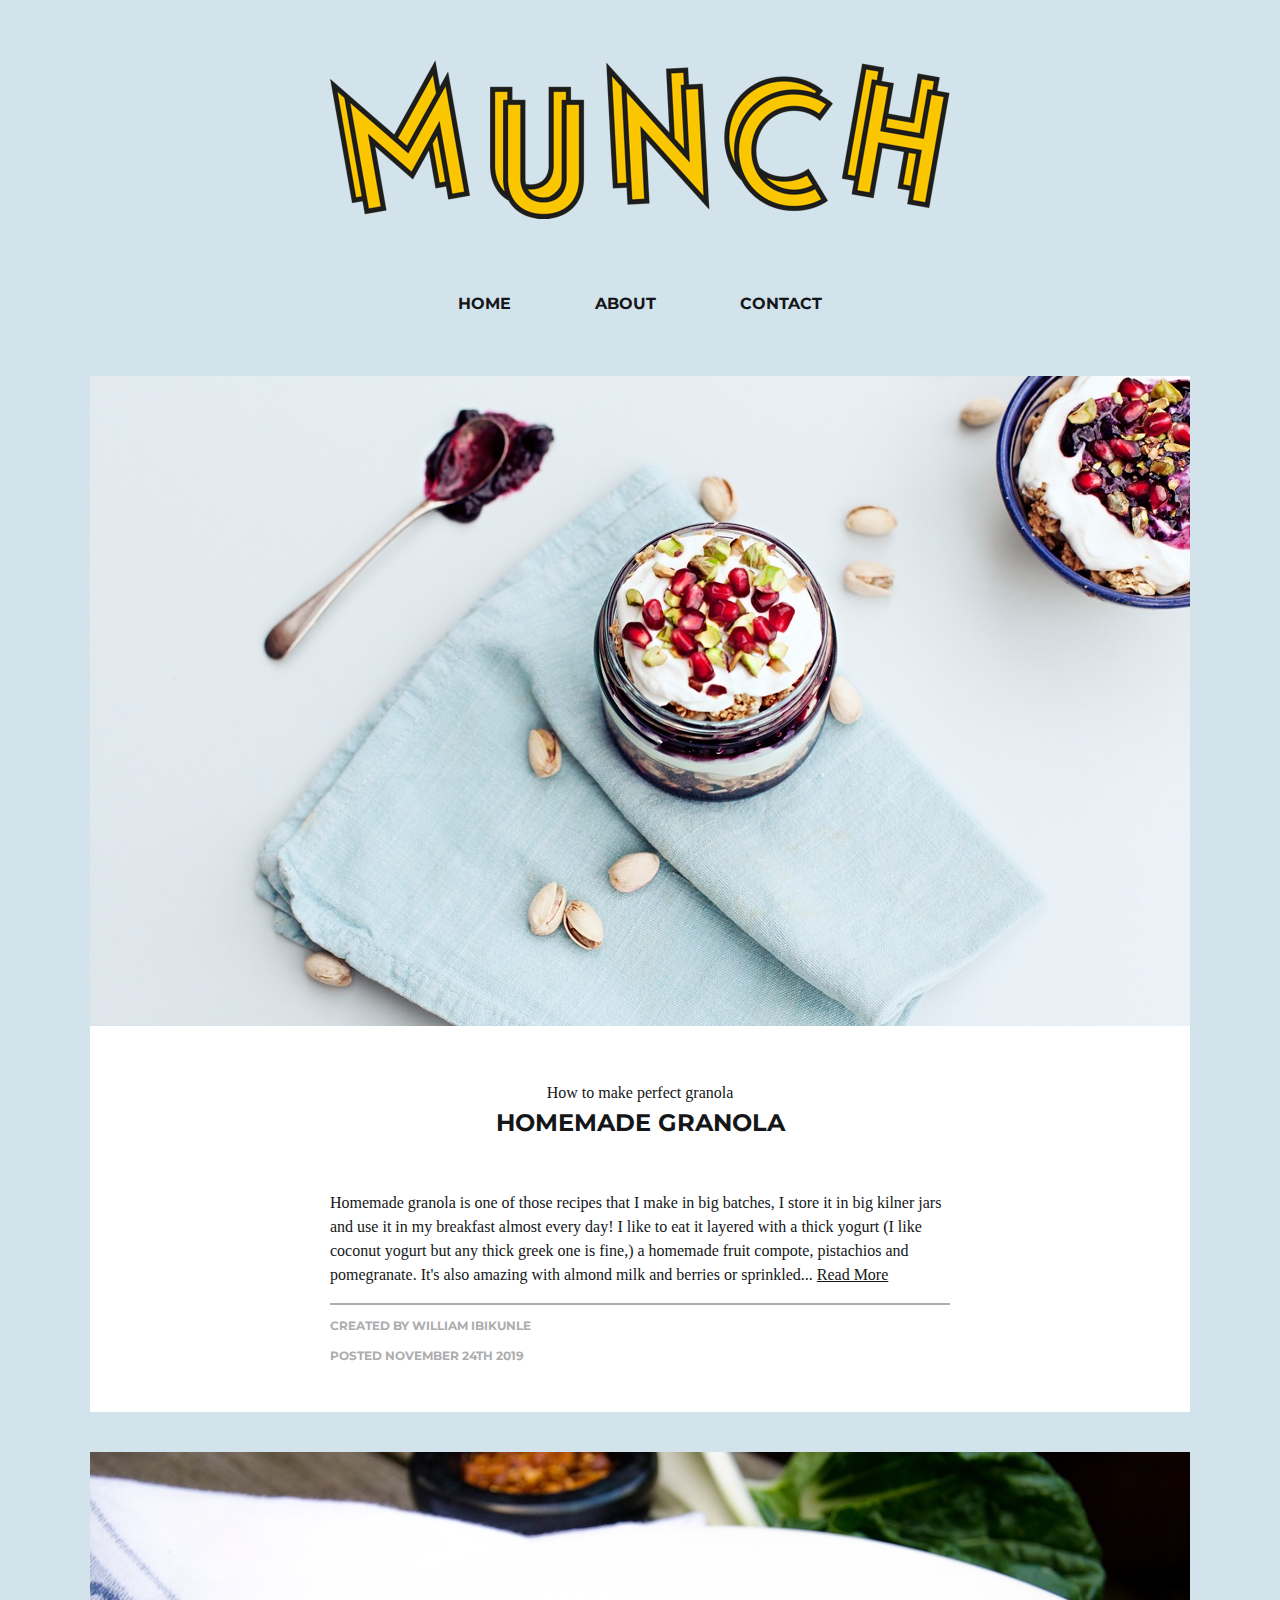
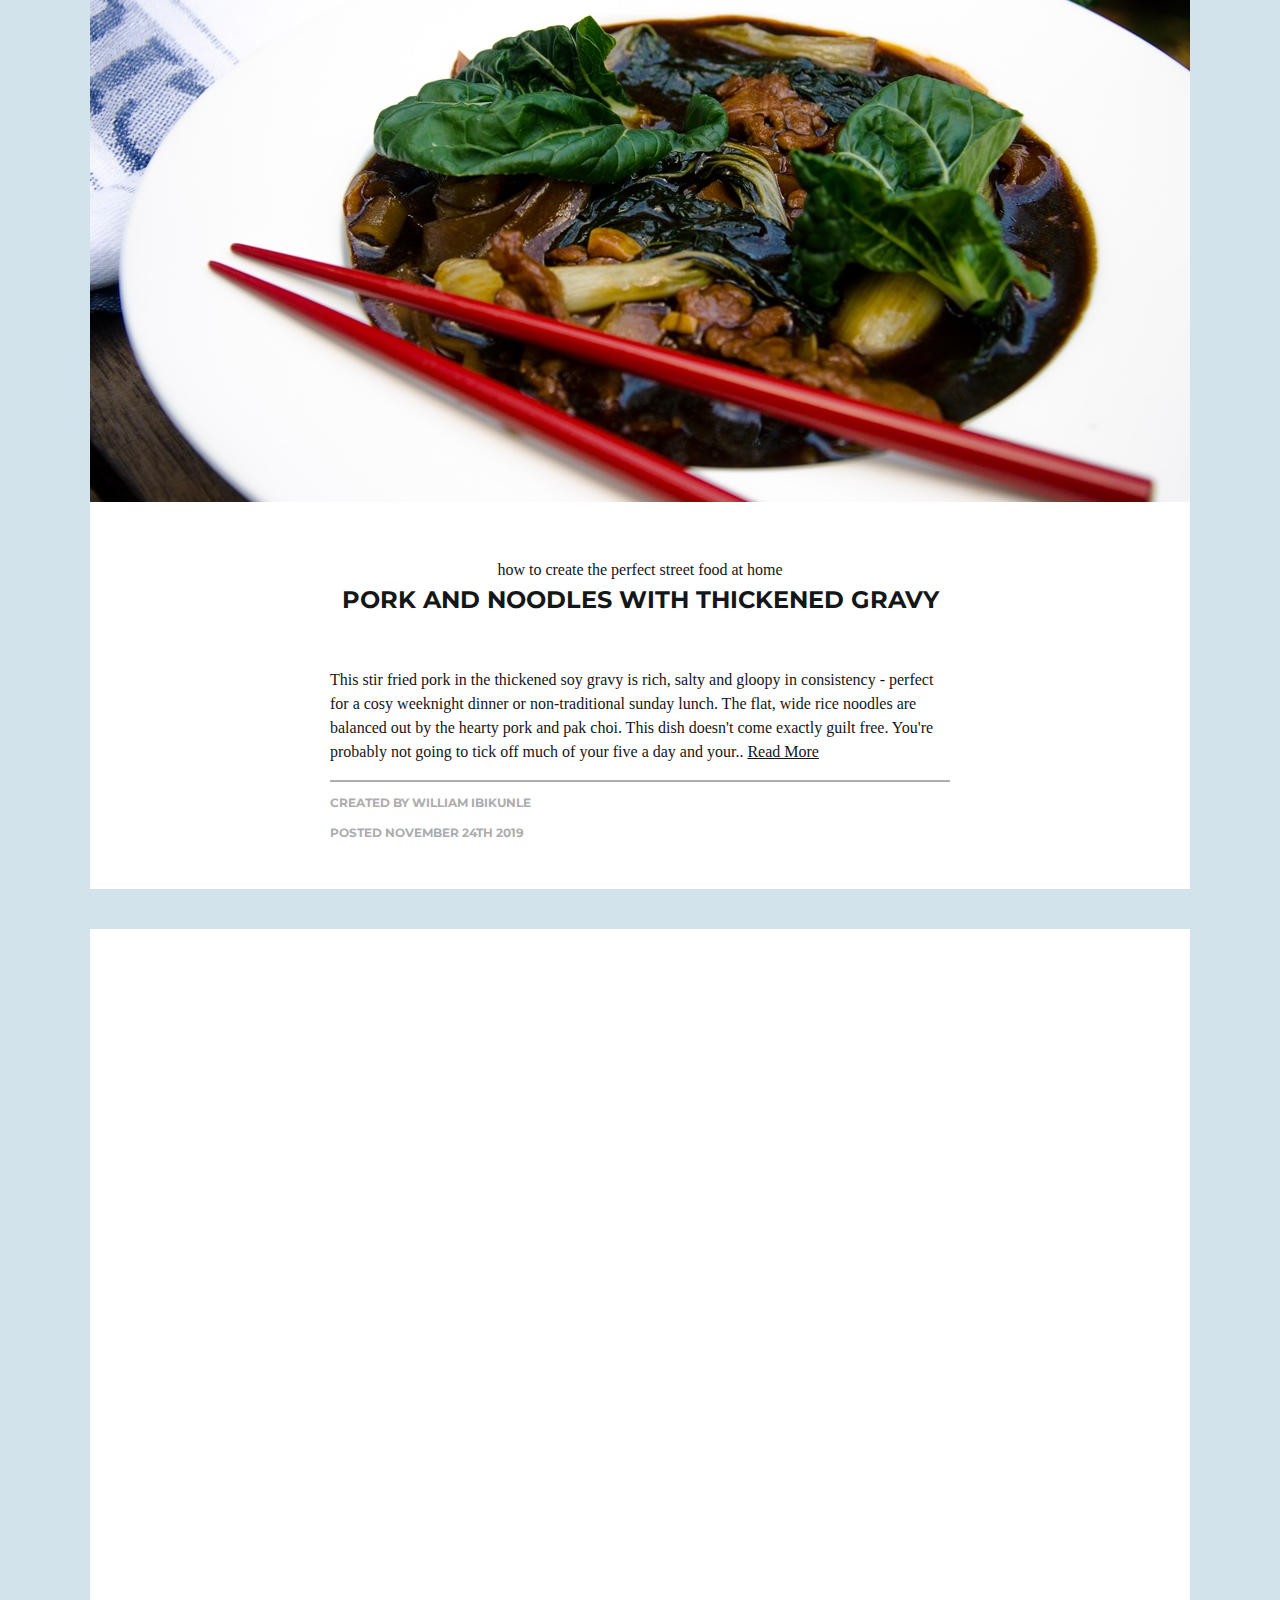
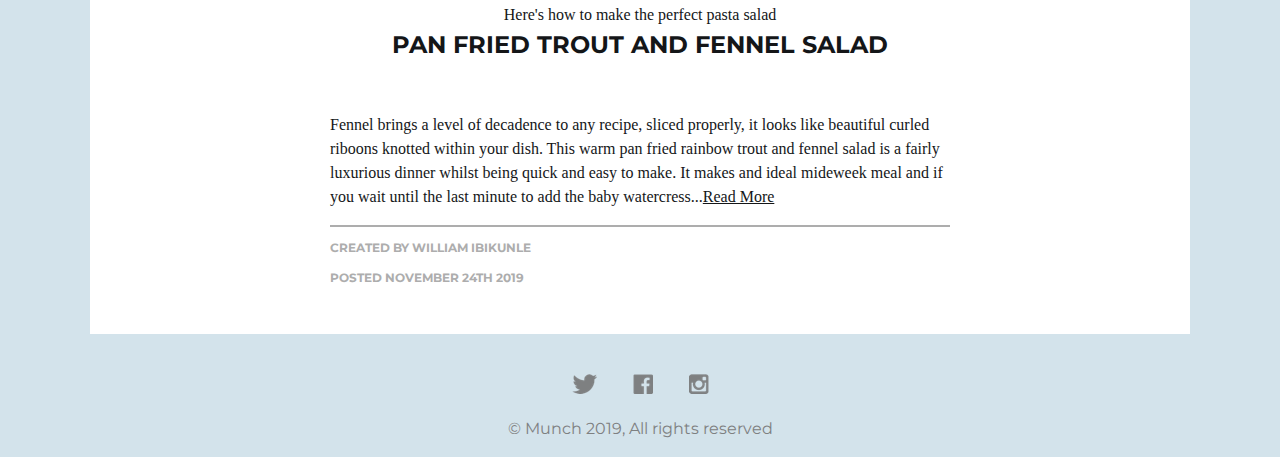
<file: index.html>
<!doctype html>

<html>
<!--cmd/ctrl + / for code comments -->
<!-- the head tag contains page set up info -->

<head>
  <!-- the title tag sets the page for the tab bar and google serches  -->
  <title>Munch</title>
  <meta name="description" content="A food blog for recipes from around the world " />

  <meta name="viewport" content="width=device-width" />
  <!--style sheets  -->
  <meta charset="utf-8" />

  <link rel="stylesheet" href="css/style.css" />
</head>
<!-- the body tag contains page content-->

<body>
  <header>
    <h1>
      <img src="images/logo.png" alt="munch blog logo">
    </h1>
    <nav>
      <a href="index.html">Home</a>
      <a href="about.html">About</a>
      <a href="contact.html">Contact</a>

    </nav>
  </header>

  <section>

    <img src="images/granola.jpg" alt="home made gronola">
    <div class="post-content">

      <h2>How to make perfect granola</h2>

      <h3>Homemade granola</h3>

      <p>
        Homemade granola is one of those recipes that I make in big batches, I store it in big kilner jars and use it in my breakfast almost every day! I like to eat it layered with a thick yogurt (I like coconut yogurt but any thick greek one is
        fine,) a homemade fruit compote, pistachios and pomegranate. It's also amazing with almond milk and berries or sprinkled...
        <a href="readmore.html">Read More</a>
      </p>


      <div class="post-details">
        <p>created by William Ibikunle</p>
        <p>posted November 24th 2019</p>
      </div>
    </div>
  </section>

  <section>
    <img src="images/noodles.jpg" alt="pork noodles imaage">
    <div class="post-content">
      <h2>how to create the perfect street food at home</h2>
      <h3>PORK AND NOODLES WITH THICKENED GRAVY</h3>

      <p>This stir fried pork in the thickened soy gravy is rich, salty and gloopy in consistency - perfect for a cosy weeknight dinner or non-traditional sunday lunch. The flat, wide rice noodles are balanced out by the hearty pork and pak choi.
        This
        dish doesn't come exactly guilt free. You're probably not going to tick off much of your five a day and your.. <a href="readmore.html">Read More</a></p>
      <div class="post-details">
        <p>created by William Ibikunle</p>
        <p>posted November 24th 2019</p>
      </div>
    </div>
  </section>

  <section>

    <iframe width="1100" height="619
  " src="https://www.youtube.com/embed/ohvNeEBr7mw" frameborder="0" allow="accelerometer; autoplay; encrypted-media; gyroscope; picture-in-picture" allowfullscreen></iframe>

    <div class="post-content">
      <h2>Here's how to make the perfect pasta salad</h2>
      <h3>PAN FRIED TROUT AND FENNEL SALAD</h3>

      <p>Fennel brings a level of decadence to any recipe, sliced properly, it looks like beautiful curled riboons knotted within your dish. This warm pan fried rainbow trout and fennel salad is a fairly luxurious dinner whilst being quick and easy
        to
        make. It makes and ideal mideweek meal and if you wait until the last minute to add the baby watercress...<a href="readmore.html">Read More</a> </p>
      <div class="post-details">
        <p>created by William Ibikunle</p>
        <p>posted November 24th 2019</p>
      </div>
    </div>

  </section>

  <footer>
    <div>
      <a href="#">
        <img src="images/twitter.png" alt="Twitter logo" />
      </a>

      <a href="#">
        <img src="images/facebook.png" alt="facebook logo" />

      </a>
      <a href="#">
        <img src="images/instagram.png" alt="instagram logo" />

      </a>


    </div>
    <p>
      &copy; Munch 2019, All rights reserved
    </p>

  </footer>
</body>

</html>
</file>
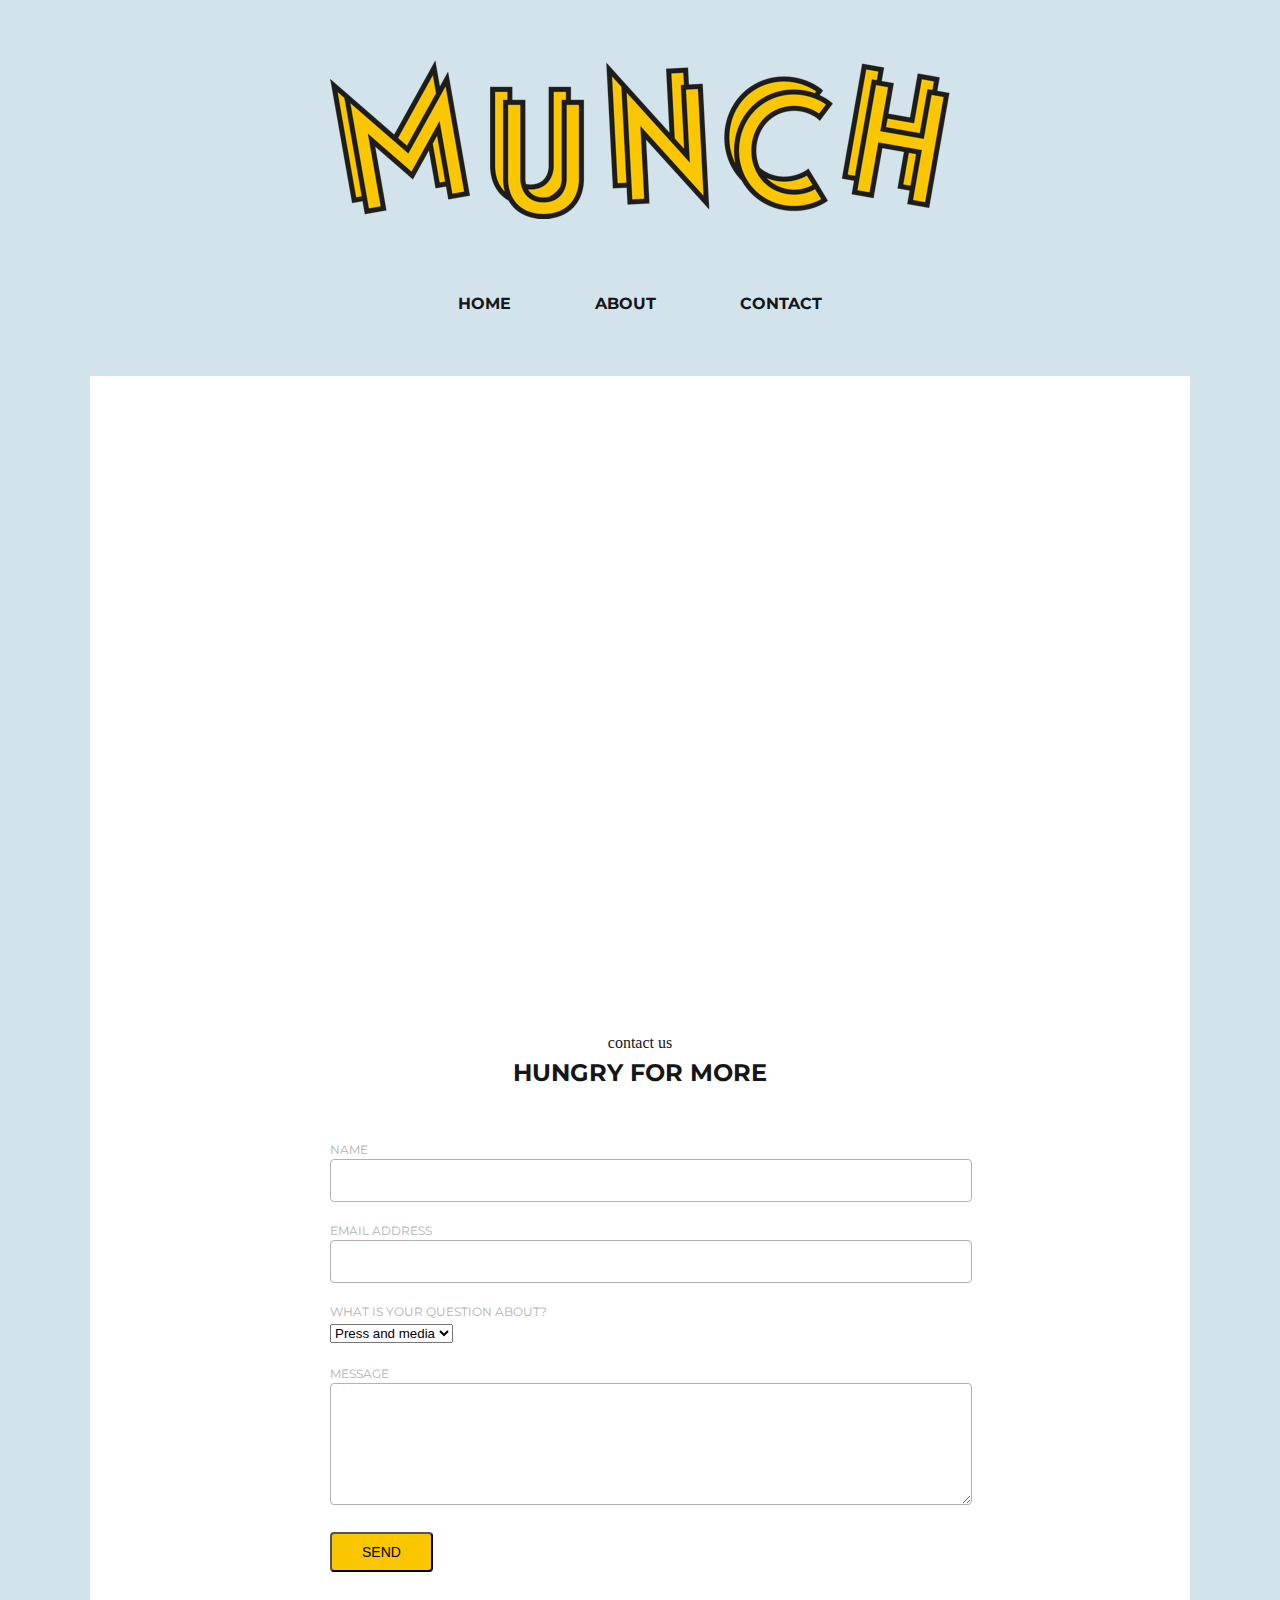
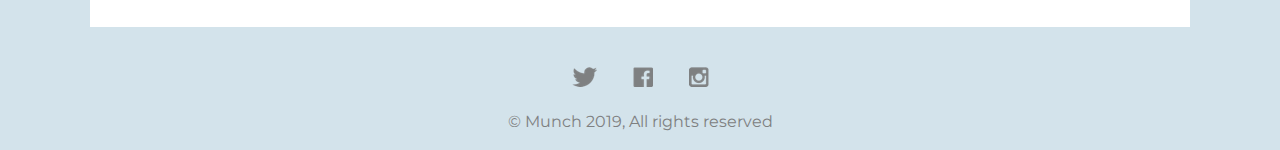
<file: contact.html>
<!doctype html>

<html>
<!--cmd/ctrl + / for code comments -->
<!-- the head tag contains page set up info -->

<head>
  <!-- the title tag sets the page for the tab bar and google serches  -->
  <title>Munch</title>
  <meta name="description" content="A food blog for recipes from around the world " />

  <meta name="viewport" content="width=device-width" />
  <!--style sheets  -->
  <meta charset="utf-8" />

  <link rel="stylesheet" href="css/style.css" />
</head>
<!-- the body tag contains page content-->

<body>
  <header>
    <h1>
      <img src="images/logo.png" alt="munch blog logo">
    </h1>
    <nav>
      <a href="index.html">Home</a>
      <a href="about.html">About</a>
      <a href="contact.html">Contact</a>

    </nav>
  </header>

  <section>


    <iframe
      src="https://www.google.com/maps/embed?pb=!1m18!1m12!1m3!1d2482.7248200596982!2d-0.026843348947839334!3d51.51826431763026!2m3!1f0!2f0!3f0!3m2!1i1024!2i768!4f13.1!3m3!1m2!1s0x48761d3599d9053d%3A0xfdf5bb190a7492f3!2sThe+Prince&#39;s+Trust+Morgan+Stanley+Centre!5e0!3m2!1sen!2suk!4v1553608904181"
      width="1100" height="600" frameborder="0" style="border:0" allowfullscreen></iframe>


    <div class="post-content">

      <h2>contact us</h2>
      <h3>hungry for more</h3>

      <form>

        <div>
          <label>name</label>
          <input type="text" />
        </div>

        <div>

          <label>email address</label>
          <input type="email" />
        </div>

        <div>
          <label>what is your question about?</label>
          <select>
            <option>Press and media</option>
            <option>Catering</option>
            <option>Supper club</option>
            <option>Other</option>
          </select>

        </div>
        <div>
          <label>Message</label>
          <textarea></textarea>

        </div>

        <div>
          <input type="submit" value="send" />
        </div>


      </form>

    </div>
  </section>


  <footer>
    <div>
      <a href="#">
        <img src="images/twitter.png" alt="Twitter logo" />
      </a>

      <a href="#">
        <img src="images/facebook.png" alt="facebook logo" />

      </a>
      <a href="#">
        <img src="images/instagram.png" alt="instagram logo" />

      </a>


    </div>
    <p>
      &copy; Munch 2019, All rights reserved
    </p>

  </footer>

</html>
</file>
<file: css/style.css>
@import url('https://fonts.googleapis.com/css?family=Montserrat:400,700');

body {
  background-color: #d3e3eb;
  color: #141618;
  line-height: 1.5;
  font-size: 16px;
  width: 1100px;
  margin: 0 auto 0 auto;
  font-family: "georgia""Times New Roman", serif
}

header {
  text-align: center;
  margin: 60px 0;
}

nav {
  margin: 60px 0 0 0;
}

nav a {
  font-family: Montserrat, sans-serif;
  font-weight: 700;
  color: #141618;
  text-decoration: none;
  text-transform: uppercase;
  padding: 0 40px 0 40px;
}

nav a:hover {
  color: #fac600;
}

section {
  background-color: white;
  margin-bottom: 40px;
}

h2 {
  font-size: 16px;
  font-weight: 400;
  text-align: center;
  margin-bottom: 0;
}

h3 {
  font-family: "Montserrat", sans-serif;
  font-weight: 700;
  font-size: 24px;
  text-transform: uppercase;
  text-align: center;
  margin: 0 0 50px 0;
}

div.post-content {
  padding: 35px 240px;
}

/* this applies styles only to anchor tags inside div elements with a class of post content */
div.post-content a {
  color: #141618;
}

/* apply a yellow hover state to only the read more links */
div.post-content a:hover {
  color: #fac600
}

div.post-details {
  font-family: "Montserrat", sans-serif;
  text-transform: uppercase;
  font-size: 12px;
  font-weight: 700;
  color: #ADADAD;
  border-top: 2px solid #ADADAD;
}

footer {
  text-align: center;
  font-family: "Montserrat", sans-serif;
  color: #7e8081;
}

footer a {
  padding: 0 16px;
  text-decoration: none;
}

/*contact page styles  */
form div {
  margin-bottom: 20px;
}

label {
  display: block;
  font-family: "Montserrat", sans-serif;
  text-transform: uppercase;
  font-size: 12px;
  color: #b2b2b2;
}

input[type="email"], input[type="text"], textarea {
  width: 100%;
  border: 1px solid #b2b2b2;
  border-radius: 4px;
  padding: 10px;
  font-family: "georgia""Times New Roman", serif;
  font-size: 18px;
  outline: none;
}

textarea {
  resize: vertical;
  height: 100px;
}

input[type="submit"] {
  background-color: #fac600;
  padding: 10px 30px;
  font-size: 14px;
  text-transform: uppercase;
  border-radius: 4px;
  cursor: pointer;
}

/* mobile styles  */
@media screen and (max-width: 1100px) {
  body {
    margin: 0 20px;
    width: auto;
  }

  img, iframe {
    max-width: 100%;
  }

  div.post-content {
    padding: 35px;
  }

  header {
    margin: 30px 0;
  }

  nav a {
    display: block;
    padding: 10px;
  }

  nav a:hover {
    background-color: white;
  }
}
</file>
